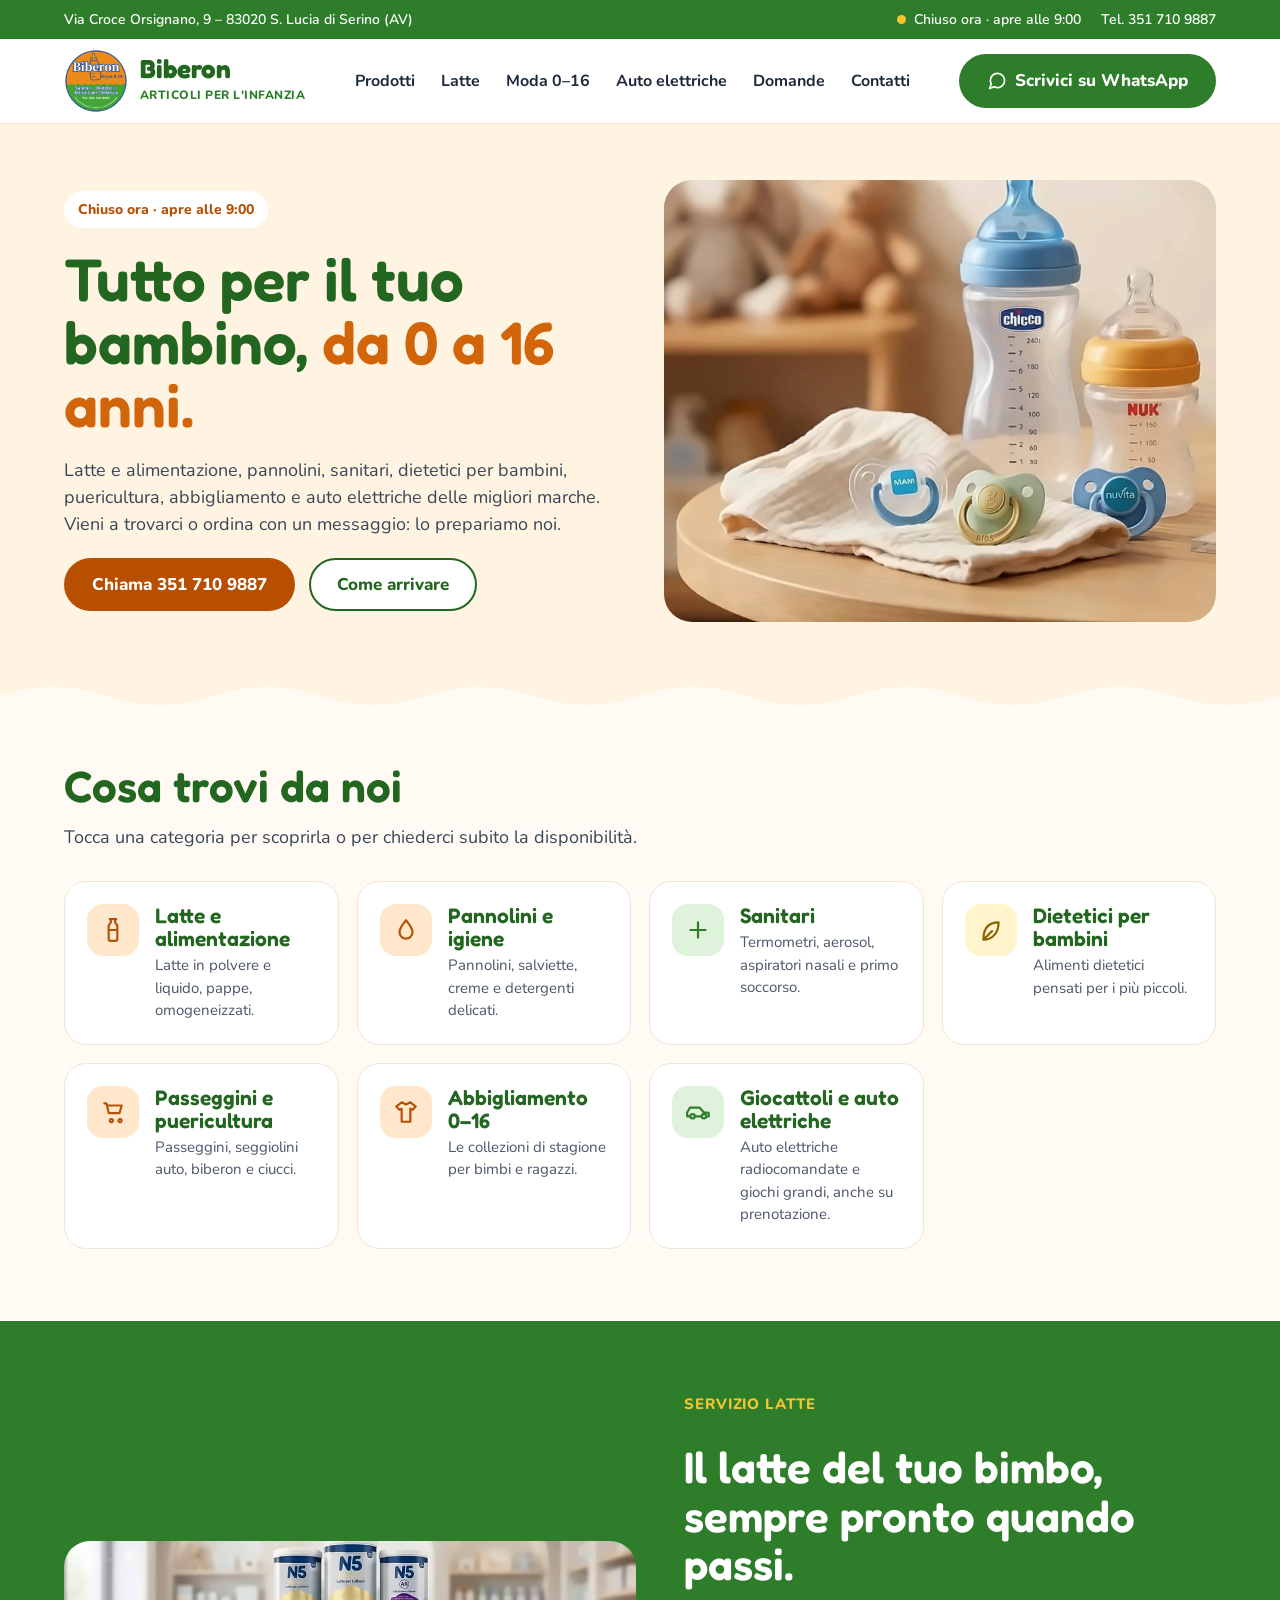
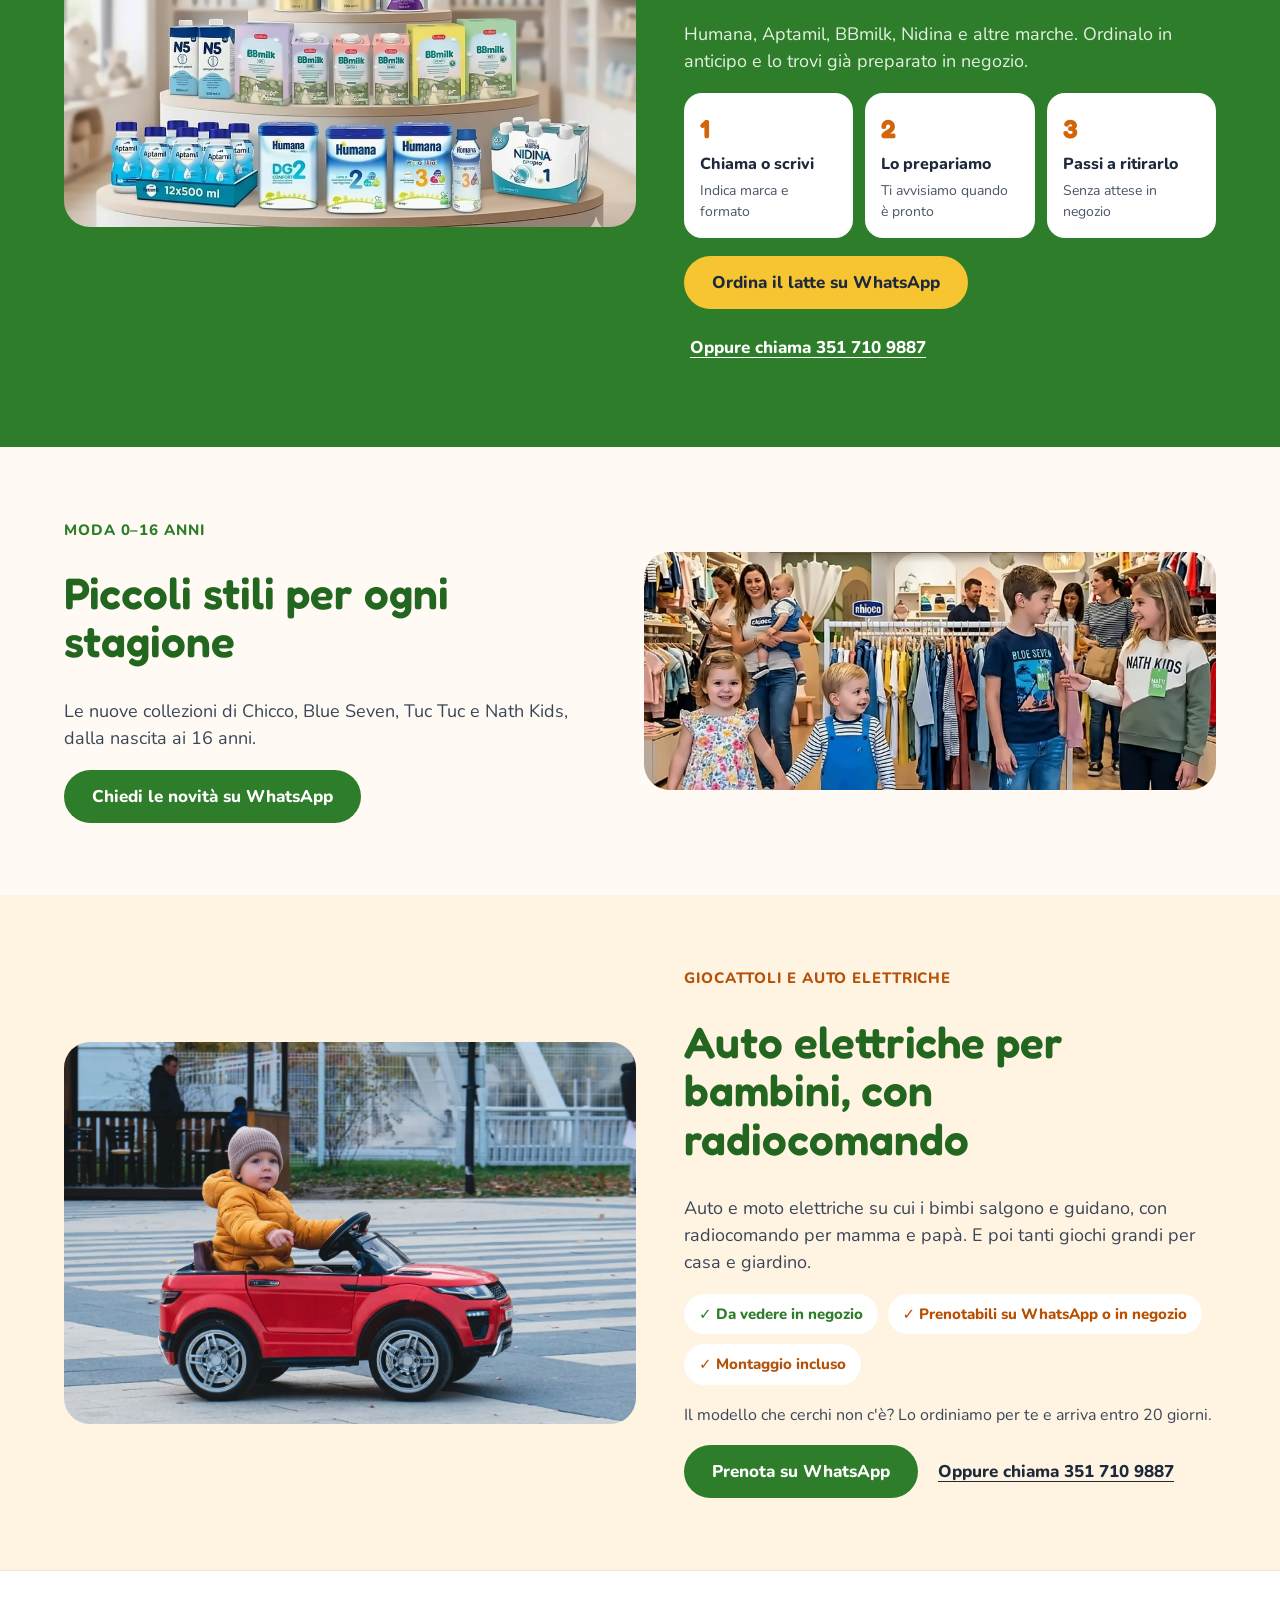
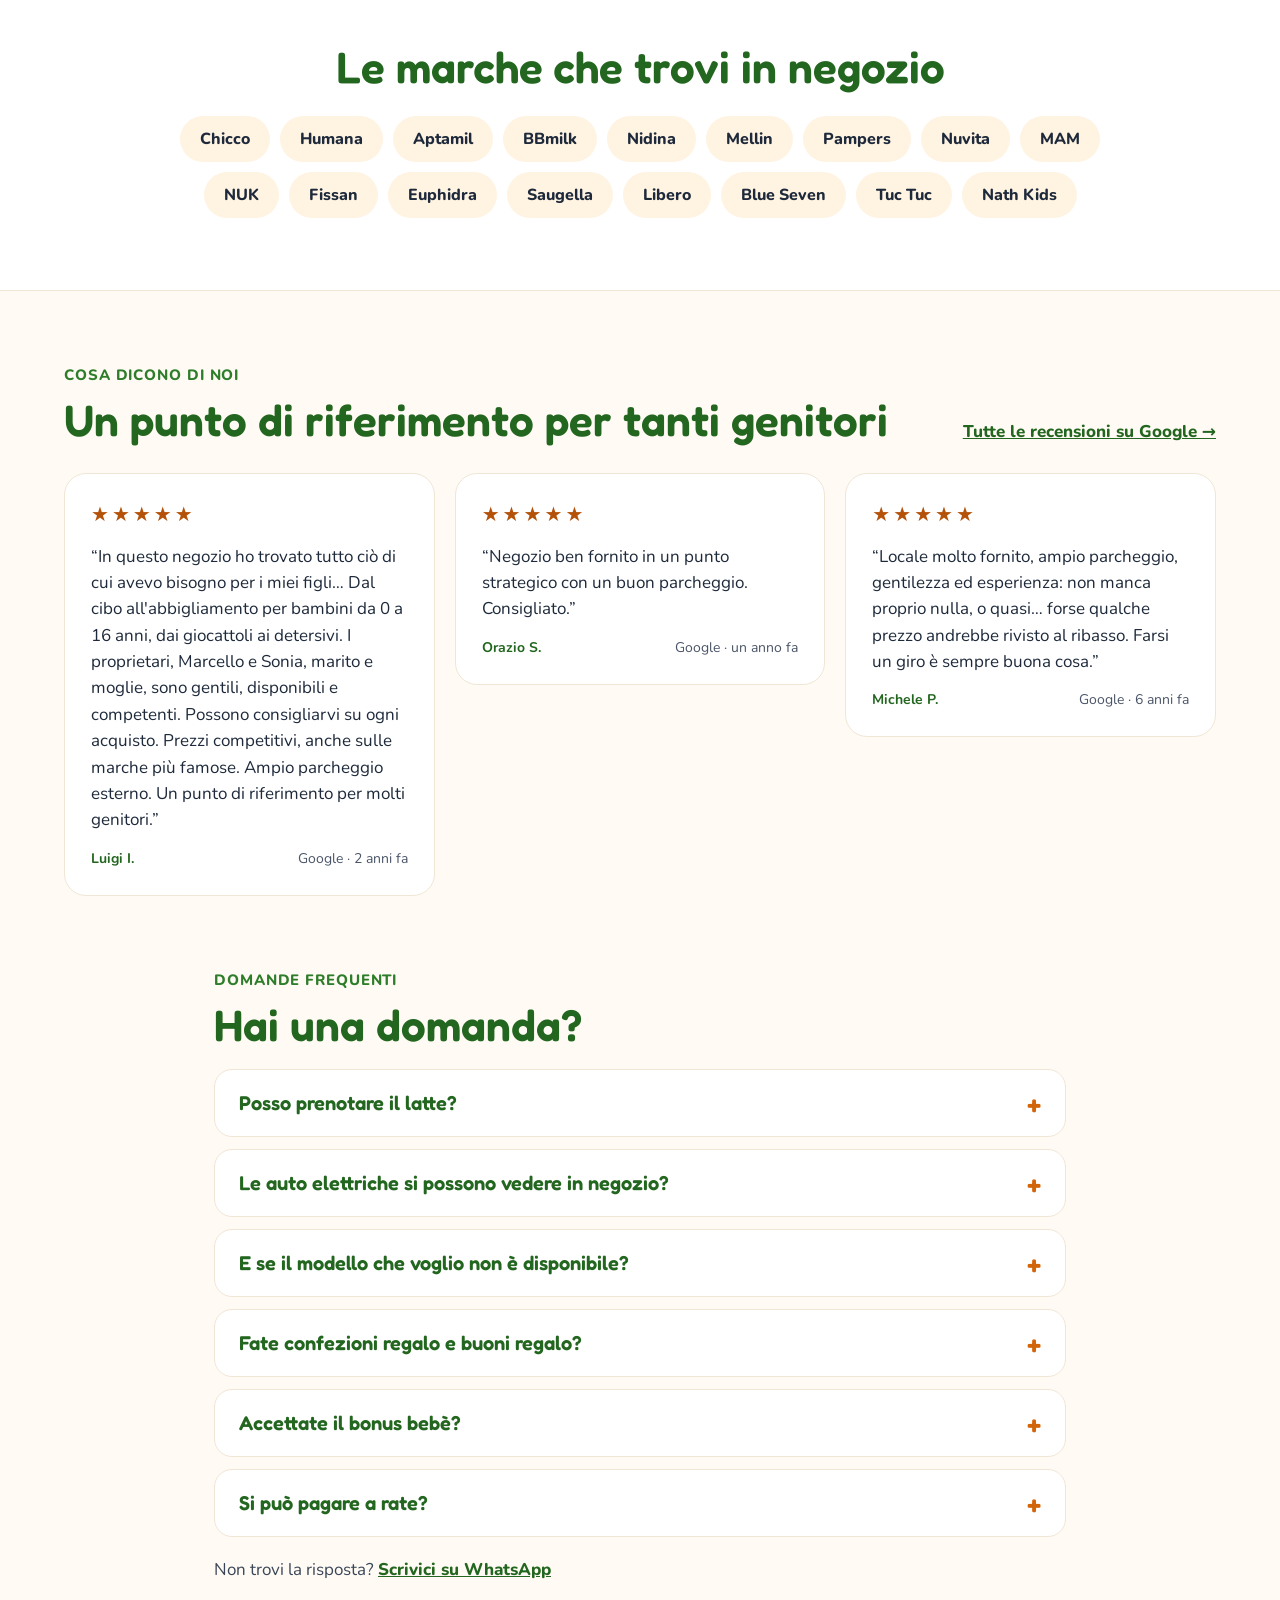
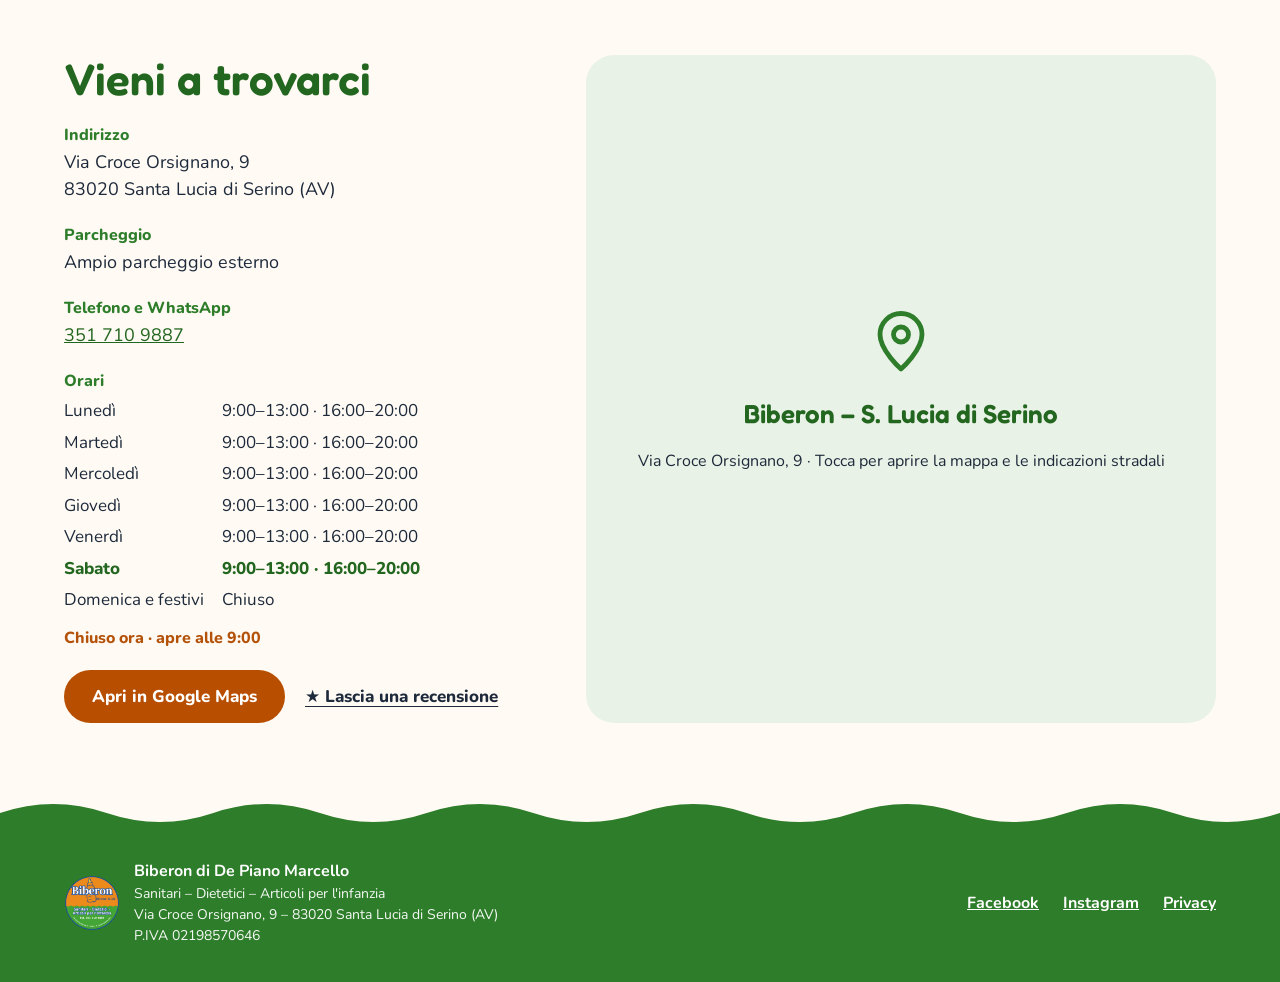
<file: index.html>
<!doctype html>
<html lang="it">
<head>
<meta charset="utf-8">
<meta name="viewport" content="width=device-width, initial-scale=1">
<title>Biberon – Articoli per l'infanzia a Santa Lucia di Serino (AV)</title>
<meta name="description" content="Biberon, negozio di articoli per l'infanzia a Santa Lucia di Serino (AV): latte e alimentazione, pannolini, sanitari, dietetici per bambini, passeggini, abbigliamento 0–16 anni e auto elettriche per bambini. Prenota su WhatsApp.">
<meta name="theme-color" content="#2E7D2A">
<link rel="icon" type="image/png" sizes="48x48" href="assets/img/favicon-48.png">
<link rel="apple-touch-icon" href="assets/img/apple-touch-icon.png">
<meta property="og:type" content="website">
<meta property="og:locale" content="it_IT">
<meta property="og:title" content="Biberon – Articoli per l'infanzia a Santa Lucia di Serino">
<meta property="og:description" content="Latte, pannolini, sanitari, dietetici per bambini, abbigliamento 0–16 e auto elettriche. Prenota su WhatsApp al 351 710 9887.">
<meta property="og:image" content="https://www.biberonserino.it/assets/img/og-image.jpg">
<meta property="og:url" content="https://www.biberonserino.it/">
<link rel="canonical" href="https://www.biberonserino.it/">
<link rel="preconnect" href="https://fonts.googleapis.com">
<link rel="preconnect" href="https://fonts.gstatic.com" crossorigin>
<link href="https://fonts.googleapis.com/css2?family=Fredoka:wght@500;600;700&family=Nunito:wght@400;600;700;800&display=swap" rel="stylesheet">
<link rel="stylesheet" href="assets/css/style.css">
<script type="application/ld+json">
{
  "@context": "https://schema.org",
  "@type": "Store",
  "name": "Biberon",
  "legalName": "Biberon di De Piano Marcello",
  "description": "Sanitari, dietetici e articoli per l'infanzia: latte e alimentazione, pannolini, puericultura, abbigliamento 0–16 anni, giocattoli e auto elettriche per bambini.",
  "image": "https://www.biberonserino.it/assets/img/og-image.jpg",
  "url": "https://www.biberonserino.it/",
  "logo": "https://www.biberonserino.it/assets/img/logo-512.png",
  "telephone": "+39 351 710 9887",
  "address": {
    "@type": "PostalAddress",
    "streetAddress": "Via Croce Orsignano, 9",
    "postalCode": "83020",
    "addressLocality": "Santa Lucia di Serino",
    "addressRegion": "AV",
    "addressCountry": "IT"
  },
  "openingHoursSpecification": [
    { "@type": "OpeningHoursSpecification", "dayOfWeek": ["Monday","Tuesday","Wednesday","Thursday","Friday","Saturday"], "opens": "09:00", "closes": "13:00" },
    { "@type": "OpeningHoursSpecification", "dayOfWeek": ["Monday","Tuesday","Wednesday","Thursday","Friday","Saturday"], "opens": "16:00", "closes": "20:00" }
  ],
  "hasMap": "https://www.google.com/maps/search/?api=1&query=Biberon+Santa+Lucia+di+Serino&query_place_id=ChIJO9S-EInROxMRZ987CJPyE4Y",
  "sameAs": [
    "https://www.facebook.com/share/1CVsDsDhA8/",
    "https://www.instagram.com/b.i.b.e.r.o.n"
  ]
}
</script>
</head>
<body>
<a class="salta" href="#contenuto">Vai al contenuto</a>

<!-- ================= BARRA IN ALTO ================= -->
<div class="topbar">
  <div class="contenitore">
    <span>Via Croce Orsignano, 9 – 83020 S. Lucia di Serino (AV)</span>
    <span style="display:flex;flex-wrap:wrap;gap:6px 20px">
      <span class="stato" data-stato><span class="stato__punto" aria-hidden="true"></span><span data-stato-testo>Lun–Sab 9–13 / 16–20</span></span>
      <a href="tel:+393517109887">Tel. 351 710 9887</a>
    </span>
  </div>
</div>

<!-- ================= INTESTAZIONE E MENU ================= -->
<header class="header">
  <div class="contenitore">
    <a class="marchio" href="#inizio" aria-label="Biberon, torna all'inizio">
      <img src="assets/img/logo-192.png" alt="" width="64" height="64">
      <span><span class="marchio__nome">Biberon</span><span class="marchio__sotto">ARTICOLI PER L'INFANZIA</span></span>
    </a>
    <nav class="menu" id="menu" aria-label="Menu principale">
      <a href="#prodotti">Prodotti</a>
      <a href="#latte">Latte</a>
      <a href="#moda">Moda 0–16</a>
      <a href="#giocattoli">Auto elettriche</a>
      <a href="#domande">Domande</a>
      <a href="#contatti">Contatti</a>
    </nav>
    <a class="btn btn--verde header__wa" href="https://wa.me/393517109887?text=Ciao!%20Vorrei%20un%27informazione" target="_blank" rel="noopener">
      <svg viewBox="0 0 24 24" fill="none" stroke="currentColor" stroke-width="2" stroke-linecap="round" stroke-linejoin="round" aria-hidden="true"><path d="M21 11.5a8.4 8.4 0 0 1-12.4 7.4L3 21l2.1-5.4A8.5 8.5 0 1 1 21 11.5z"/></svg>
      Scrivici su WhatsApp
    </a>
    <button class="menu-btn" type="button" aria-label="Apri il menu" aria-expanded="false" aria-controls="menu">
      <svg viewBox="0 0 24 24" fill="none" stroke="currentColor" stroke-width="2.2" stroke-linecap="round" aria-hidden="true"><path d="M4 7h16M4 12h16M4 17h16"/></svg>
    </button>
  </div>
</header>

<main id="contenuto">

<!-- ================= APERTURA ================= -->
<section class="hero" id="inizio">
  <div class="contenitore">
    <div class="hero__testo">
      <span class="badge stato-badge" data-stato><span data-stato-testo>Santa Lucia di Serino (AV)</span></span>
      <h1>Tutto per il tuo bambino, <span>da 0 a 16 anni.</span></h1>
      <p class="testo-grande">Latte e alimentazione, pannolini, sanitari, dietetici per bambini, puericultura, abbigliamento e auto elettriche delle migliori marche. Vieni a trovarci o ordina con un messaggio: lo prepariamo noi.</p>
      <div class="pulsanti">
        <a class="btn btn--blu" href="tel:+393517109887">Chiama 351 710 9887</a>
        <a class="btn btn--bordo" href="https://www.google.com/maps/search/?api=1&amp;query=Biberon+Santa+Lucia+di+Serino&amp;query_place_id=ChIJO9S-EInROxMRZ987CJPyE4Y" target="_blank" rel="noopener">Come arrivare</a>
      </div>
    </div>
    <div class="hero__img">
      <picture>
        <source srcset="assets/img/biberon-ciucci.webp" type="image/webp">
        <img src="assets/img/biberon-ciucci.jpg" alt="Biberon, ciucci e una copertina su un tavolino" width="1460" height="1356">
      </picture>
    </div>
  </div>
  <svg class="onda" viewBox="0 0 1440 36" preserveAspectRatio="none" aria-hidden="true"><path d="M0 18 Q60 0 120 18 T240 18 T360 18 T480 18 T600 18 T720 18 T840 18 T960 18 T1080 18 T1200 18 T1320 18 T1440 18 V36 H0Z" fill="#FFFBF4"/></svg>
</section>

<!-- ================= CATEGORIE ================= -->
<section class="sezione" id="prodotti" style="padding-top:48px">
  <div class="contenitore">
    <h2 class="titolo-sezione">Cosa trovi da noi</h2>
    <p class="testo-grande">Tocca una categoria per scoprirla o per chiederci subito la disponibilità.</p>
    <div class="categorie">
      <a class="cat" href="#latte">
        <span class="cat__icona i-arancio"><svg viewBox="0 0 24 24" fill="none" stroke="currentColor" stroke-width="2" stroke-linecap="round" stroke-linejoin="round" aria-hidden="true"><path d="M9 2h6M10 2v3l-2 3v12a2 2 0 0 0 2 2h4a2 2 0 0 0 2-2V8l-2-3V2M8 12h8"/></svg></span>
        <span><h3>Latte e alimentazione</h3><p>Latte in polvere e liquido, pappe, omogeneizzati.</p></span>
      </a>
      <a class="cat" href="https://wa.me/393517109887?text=Ciao!%20Vorrei%20sapere%20se%20avete%20disponibili%20questi%20pannolini%3A%20" target="_blank" rel="noopener">
        <span class="cat__icona i-blu"><svg viewBox="0 0 24 24" fill="none" stroke="currentColor" stroke-width="2" stroke-linecap="round" stroke-linejoin="round" aria-hidden="true"><path d="M12 3c3 4 6 7 6 11a6 6 0 0 1-12 0c0-4 3-7 6-11z"/></svg></span>
        <span><h3>Pannolini e igiene</h3><p>Pannolini, salviette, creme e detergenti delicati.</p></span>
      </a>
      <a class="cat" href="https://wa.me/393517109887?text=Ciao!%20Vorrei%20un%27informazione%20sui%20prodotti%20sanitari%3A%20" target="_blank" rel="noopener">
        <span class="cat__icona i-verde"><svg viewBox="0 0 24 24" fill="none" stroke="currentColor" stroke-width="2" stroke-linecap="round" stroke-linejoin="round" aria-hidden="true"><path d="M12 5v14M5 12h14"/></svg></span>
        <span><h3>Sanitari</h3><p>Termometri, aerosol, aspiratori nasali e primo soccorso.</p></span>
      </a>
      <a class="cat" href="https://wa.me/393517109887?text=Ciao!%20Vorrei%20un%27informazione%20sui%20prodotti%20dietetici%20per%20bambini%3A%20" target="_blank" rel="noopener">
        <span class="cat__icona i-giallo"><svg viewBox="0 0 24 24" fill="none" stroke="currentColor" stroke-width="2" stroke-linecap="round" stroke-linejoin="round" aria-hidden="true"><path d="M5 21c8 0 14-6 14-16C9 5 5 11 5 21zM5 21l8-8"/></svg></span>
        <span><h3>Dietetici per bambini</h3><p>Alimenti dietetici pensati per i più piccoli.</p></span>
      </a>
      <a class="cat" href="https://wa.me/393517109887?text=Ciao!%20Vorrei%20un%27informazione%20su%20passeggini%20e%20puericultura%3A%20" target="_blank" rel="noopener">
        <span class="cat__icona i-arancio"><svg viewBox="0 0 24 24" fill="none" stroke="currentColor" stroke-width="2" stroke-linecap="round" stroke-linejoin="round" aria-hidden="true"><path d="M4 4h2l2 9h10l2-7H7M9 20a1.5 1.5 0 1 0 0-.1M17 20a1.5 1.5 0 1 0 0-.1"/></svg></span>
        <span><h3>Passeggini e puericultura</h3><p>Passeggini, seggiolini auto, biberon e ciucci.</p></span>
      </a>
      <a class="cat" href="#moda">
        <span class="cat__icona i-blu"><svg viewBox="0 0 24 24" fill="none" stroke="currentColor" stroke-width="2" stroke-linecap="round" stroke-linejoin="round" aria-hidden="true"><path d="M8 3l4 2 4-2 5 4-3 3-2-1v12H8V9L6 10 3 7z"/></svg></span>
        <span><h3>Abbigliamento 0–16</h3><p>Le collezioni di stagione per bimbi e ragazzi.</p></span>
      </a>
      <a class="cat" href="#giocattoli">
        <span class="cat__icona i-verde"><svg viewBox="0 0 24 24" fill="none" stroke="currentColor" stroke-width="2" stroke-linecap="round" stroke-linejoin="round" aria-hidden="true"><path d="M2 16v-3.5l2.5-4.5h9l4 4.5H21a1 1 0 0 1 1 1V16h-2M2 16h2.5M9.5 16h6M7 18a2 2 0 1 0 0-4 2 2 0 0 0 0 4zM17.5 18a2 2 0 1 0 0-4 2 2 0 0 0 0 4z"/></svg></span>
        <span><h3>Giocattoli e auto elettriche</h3><p>Auto elettriche radiocomandate e giochi grandi, anche su prenotazione.</p></span>
      </a>
    </div>
  </div>
</section>

<!-- ================= LATTE ================= -->
<section class="sezione latte" id="latte">
  <div class="contenitore split">
    <div class="split__img">
      <picture>
        <source srcset="assets/img/latte.webp" type="image/webp">
        <img src="assets/img/latte.jpg" alt="Confezioni di latte per neonati sugli scaffali" width="2048" height="1030" loading="lazy">
      </picture>
    </div>
    <div class="split__testo">
      <span class="etichetta etichetta--giallo">Servizio latte</span>
      <h2 class="titolo-sezione">Il latte del tuo bimbo, sempre pronto quando passi.</h2>
      <p class="testo-grande">Humana, Aptamil, BBmilk, Nidina e altre marche. Ordinalo in anticipo e lo trovi già preparato in negozio.</p>
      <div class="passi">
        <div class="passo"><span class="passo__n">1</span><strong>Chiama o scrivi</strong><span>Indica marca e formato</span></div>
        <div class="passo"><span class="passo__n">2</span><strong>Lo prepariamo</strong><span>Ti avvisiamo quando è pronto</span></div>
        <div class="passo"><span class="passo__n">3</span><strong>Passi a ritirarlo</strong><span>Senza attese in negozio</span></div>
      </div>
      <div class="pulsanti">
        <a class="btn btn--giallo" href="https://wa.me/393517109887?text=Ciao!%20Vorrei%20ordinare%20del%20latte%3A%20marca%20e%20formato%20" target="_blank" rel="noopener">Ordina il latte su WhatsApp</a>
        <a class="btn btn--link" href="tel:+393517109887">Oppure chiama 351 710 9887</a>
      </div>
    </div>
  </div>
</section>

<!-- ================= MODA ================= -->
<section class="sezione moda" id="moda">
  <div class="contenitore split">
    <div class="split__testo">
      <span class="etichetta">Moda 0–16 anni</span>
      <h2 class="titolo-sezione">Piccoli stili per ogni stagione</h2>
      <p class="testo-grande">Le nuove collezioni di Chicco, Blue Seven, Tuc Tuc e Nath Kids, dalla nascita ai 16 anni.</p>
      <a class="btn btn--verde" href="https://wa.me/393517109887?text=Ciao!%20Vorrei%20informazioni%20sulle%20nuove%20collezioni%20di%20abbigliamento" target="_blank" rel="noopener">Chiedi le novità su WhatsApp</a>
    </div>
    <div class="split__img">
      <picture>
        <source srcset="assets/img/moda.webp" type="image/webp">
        <img src="assets/img/moda.jpg" alt="Bambini nel reparto abbigliamento del negozio" width="1700" height="706" loading="lazy">
      </picture>
    </div>
  </div>
</section>

<!-- ================= GIOCATTOLI E AUTO ELETTRICHE ================= -->
<section class="sezione giocattoli" id="giocattoli">
  <div class="contenitore split split--inverso">
    <div class="split__img">
      <picture>
        <source media="(max-width: 700px)" srcset="assets/img/auto-elettrica-fronte.webp" type="image/webp">
        <source media="(max-width: 700px)" srcset="assets/img/auto-elettrica-fronte.jpg">
        <source srcset="assets/img/auto-elettrica.webp" type="image/webp">
        <img src="assets/img/auto-elettrica.jpg" alt="Bambino alla guida di un'auto elettrica rossa" width="1469" height="999" loading="lazy">
      </picture>
    </div>
    <div class="split__testo">
      <span class="etichetta etichetta--arancio">Giocattoli e auto elettriche</span>
      <h2 class="titolo-sezione">Auto elettriche per bambini, con radiocomando</h2>
      <p class="testo-grande">Auto e moto elettriche su cui i bimbi salgono e guidano, con radiocomando per mamma e papà. E poi tanti giochi grandi per casa e giardino.</p>
      <div class="chip-riga">
        <span class="chip">✓ Da vedere in negozio</span>
        <span class="chip chip--blu">✓ Prenotabili su WhatsApp o in negozio</span>
        <span class="chip chip--arancio">✓ Montaggio incluso</span>
      </div>
      <p class="testo-grande" style="font-size:16px">Il modello che cerchi non c'è? Lo ordiniamo per te e arriva entro 20 giorni.</p>
      <div class="pulsanti">
        <a class="btn btn--verde" href="https://wa.me/393517109887?text=Ciao!%20Vorrei%20informazioni%20o%20prenotare%20un%27auto%20elettrica%20per%20bambini" target="_blank" rel="noopener">Prenota su WhatsApp</a>
        <a class="btn btn--link" href="tel:+393517109887">Oppure chiama 351 710 9887</a>
      </div>
    </div>
  </div>
</section>

<!-- ================= MARCHE ================= -->
<section class="sezione marche" aria-labelledby="titolo-marche">
  <div class="contenitore">
    <h2 class="titolo-sezione" id="titolo-marche">Le marche che trovi in negozio</h2>
    <div class="chip-riga">
      <span class="chip">Chicco</span><span class="chip">Humana</span><span class="chip">Aptamil</span><span class="chip">BBmilk</span>
      <span class="chip">Nidina</span><span class="chip">Mellin</span><span class="chip">Pampers</span><span class="chip">Nuvita</span>
      <span class="chip">MAM</span><span class="chip">NUK</span><span class="chip">Fissan</span><span class="chip">Euphidra</span>
      <span class="chip">Saugella</span><span class="chip">Libero</span><span class="chip">Blue Seven</span><span class="chip">Tuc Tuc</span>
      <span class="chip">Nath Kids</span>
    </div>
  </div>
</section>

<!-- ================= RECENSIONI ================= -->
<section class="sezione" id="recensioni" style="padding-bottom:0">
  <div class="contenitore">
    <div class="rec-testa">
      <div>
        <span class="etichetta">Cosa dicono di noi</span>
        <h2 class="titolo-sezione" style="margin:0">Un punto di riferimento per tanti genitori</h2>
      </div>
      <a href="https://www.google.com/maps/search/?api=1&amp;query=Biberon+Santa+Lucia+di+Serino&amp;query_place_id=ChIJO9S-EInROxMRZ987CJPyE4Y" target="_blank" rel="noopener" style="font-weight:800;font-size:17px">Tutte le recensioni su Google →</a>
    </div>
    <div class="recensioni">
      <figure class="rec">
        <span class="rec__stelle" role="img" aria-label="5 stelle su 5">★★★★★</span>
        <blockquote>“In questo negozio ho trovato tutto ciò di cui avevo bisogno per i miei figli… Dal cibo all'abbigliamento per bambini da 0 a 16 anni, dai giocattoli ai detersivi. I proprietari, Marcello e Sonia, marito e moglie, sono gentili, disponibili e competenti. Possono consigliarvi su ogni acquisto. Prezzi competitivi, anche sulle marche più famose. Ampio parcheggio esterno. Un punto di riferimento per molti genitori.”</blockquote>
        <figcaption><strong>Luigi I.</strong><span>Google · 2 anni fa</span></figcaption>
      </figure>
      <figure class="rec">
        <span class="rec__stelle" role="img" aria-label="5 stelle su 5">★★★★★</span>
        <blockquote>“Negozio ben fornito in un punto strategico con un buon parcheggio. Consigliato.”</blockquote>
        <figcaption><strong>Orazio S.</strong><span>Google · un anno fa</span></figcaption>
      </figure>
      <figure class="rec">
        <span class="rec__stelle" role="img" aria-label="5 stelle su 5">★★★★★</span>
        <blockquote>“Locale molto fornito, ampio parcheggio, gentilezza ed esperienza: non manca proprio nulla, o quasi… forse qualche prezzo andrebbe rivisto al ribasso. Farsi un giro è sempre buona cosa.”</blockquote>
        <figcaption><strong>Michele P.</strong><span>Google · 6 anni fa</span></figcaption>
      </figure>
    </div>
  </div>
</section>

<!-- ================= DOMANDE FREQUENTI =================
     Per aggiungere una domanda copia un blocco <details>…</details>
     e cambia il testo dentro <summary> (domanda) e <p> (risposta). -->
<section class="sezione" id="domande" style="padding-bottom:0">
  <div class="contenitore faq">
    <span class="etichetta">Domande frequenti</span>
    <h2 class="titolo-sezione">Hai una domanda?</h2>
    <div class="faq__lista">
      <details>
        <summary>Posso prenotare il latte?</summary>
        <p>Sì. Chiamaci o scrivici su WhatsApp indicando marca e formato: ti avvisiamo quando è pronto e passi a ritirarlo in negozio.</p>
      </details>
      <details>
        <summary>Le auto elettriche si possono vedere in negozio?</summary>
        <p>Sì, puoi vederle dal vivo in negozio (non è possibile provarle). Il montaggio è sempre incluso.</p>
      </details>
      <details>
        <summary>E se il modello che voglio non è disponibile?</summary>
        <p>Lo ordiniamo per te e arriva entro 20 giorni. Puoi prenotarlo in negozio o su WhatsApp.</p>
      </details>
      <details>
        <summary>Fate confezioni regalo e buoni regalo?</summary>
        <p>Sì, prepariamo confezioni regalo e puoi acquistare buoni regalo da usare in negozio.</p>
      </details>
      <details>
        <summary>Accettate il bonus bebè?</summary>
        <p>Sì, accettiamo il bonus bebè. Non accettiamo invece il bonus latte.</p>
      </details>
      <details>
        <summary>Si può pagare a rate?</summary>
        <p>No, al momento non è previsto il pagamento a rate.</p>
      </details>
    </div>
    <p class="faq__altro">Non trovi la risposta? <a href="https://wa.me/393517109887?text=Ciao!%20Vorrei%20un%27informazione" target="_blank" rel="noopener" style="font-weight:800">Scrivici su WhatsApp</a></p>
  </div>
</section>

<!-- ================= CONTATTI ================= -->
<section class="sezione" id="contatti">
  <div class="contenitore contatti">
    <div class="contatti__info">
      <h2 class="titolo-sezione" style="margin:0">Vieni a trovarci</h2>
      <div class="info"><span class="info__t">Indirizzo</span><span class="info__v">Via Croce Orsignano, 9<br>83020 Santa Lucia di Serino (AV)</span></div>
      <div class="info"><span class="info__t">Parcheggio</span><span class="info__v">Ampio parcheggio esterno</span></div>
      <div class="info"><span class="info__t">Telefono e WhatsApp</span><span class="info__v"><a href="tel:+393517109887">351 710 9887</a></span></div>
      <div class="info">
        <span class="info__t">Orari</span>
        <table class="orari">
          <tbody>
            <tr data-giorno="1"><td>Lunedì</td><td>9:00–13:00 · 16:00–20:00</td></tr>
            <tr data-giorno="2"><td>Martedì</td><td>9:00–13:00 · 16:00–20:00</td></tr>
            <tr data-giorno="3"><td>Mercoledì</td><td>9:00–13:00 · 16:00–20:00</td></tr>
            <tr data-giorno="4"><td>Giovedì</td><td>9:00–13:00 · 16:00–20:00</td></tr>
            <tr data-giorno="5"><td>Venerdì</td><td>9:00–13:00 · 16:00–20:00</td></tr>
            <tr data-giorno="6"><td>Sabato</td><td>9:00–13:00 · 16:00–20:00</td></tr>
            <tr data-giorno="0"><td>Domenica e festivi</td><td>Chiuso</td></tr>
          </tbody>
        </table>
        <span class="info__t" data-stato style="margin-top:8px"><span data-stato-testo></span></span>
      </div>
      <div class="pulsanti">
        <a class="btn btn--blu" href="https://www.google.com/maps/search/?api=1&amp;query=Biberon+Santa+Lucia+di+Serino&amp;query_place_id=ChIJO9S-EInROxMRZ987CJPyE4Y" target="_blank" rel="noopener">Apri in Google Maps</a>
        <a class="btn btn--link" href="https://search.google.com/local/writereview?placeid=ChIJO9S-EInROxMRZ987CJPyE4Y" target="_blank" rel="noopener">★ Lascia una recensione</a>
      </div>
    </div>
    <a class="mappa" href="https://www.google.com/maps/search/?api=1&amp;query=Biberon+Santa+Lucia+di+Serino&amp;query_place_id=ChIJO9S-EInROxMRZ987CJPyE4Y" target="_blank" rel="noopener">
      <svg viewBox="0 0 24 24" fill="none" stroke="currentColor" stroke-width="1.6" stroke-linecap="round" stroke-linejoin="round" aria-hidden="true"><path d="M12 21s-7-6.2-7-11.5a7 7 0 0 1 14 0C19 14.8 12 21 12 21z"/><circle cx="12" cy="9.5" r="2.5"/></svg>
      <strong>Biberon – S. Lucia di Serino</strong>
      <span>Via Croce Orsignano, 9 · Tocca per aprire la mappa e le indicazioni stradali</span>
    </a>
  </div>
</section>

</main>

<!-- ================= FOOTER ================= -->
<footer class="footer">
  <svg class="onda" viewBox="0 0 1440 36" preserveAspectRatio="none" aria-hidden="true"><path d="M0 18 Q60 0 120 18 T240 18 T360 18 T480 18 T600 18 T720 18 T840 18 T960 18 T1080 18 T1200 18 T1320 18 T1440 18 V36 H0Z" fill="#2E7D2A"/></svg>
  <div class="contenitore">
    <div class="footer__marchio">
      <img src="assets/img/logo-192.png" alt="" width="56" height="56" loading="lazy">
      <div>
        <strong>Biberon di De Piano Marcello</strong>
        <small>Sanitari – Dietetici – Articoli per l'infanzia</small>
        <small>Via Croce Orsignano, 9 – 83020 Santa Lucia di Serino (AV)</small>
        <small>P.IVA 02198570646</small>
      </div>
    </div>
    <div class="footer__link">
      <a href="https://www.facebook.com/share/1CVsDsDhA8/" target="_blank" rel="noopener">Facebook</a>
      <a href="https://www.instagram.com/b.i.b.e.r.o.n" target="_blank" rel="noopener">Instagram</a>
      <a href="privacy.html">Privacy</a>
    </div>
  </div>
</footer>

<!-- ================= BARRA FISSA (solo smartphone) ================= -->
<div class="barra-mobile">
  <a class="btn btn--blu" href="tel:+393517109887">Chiama</a>
  <a class="btn btn--verde" href="https://wa.me/393517109887?text=Ciao!%20Vorrei%20un%27informazione" target="_blank" rel="noopener">WhatsApp</a>
</div>

<script src="assets/js/main.js" defer></script>
</body>
</html>
</file>
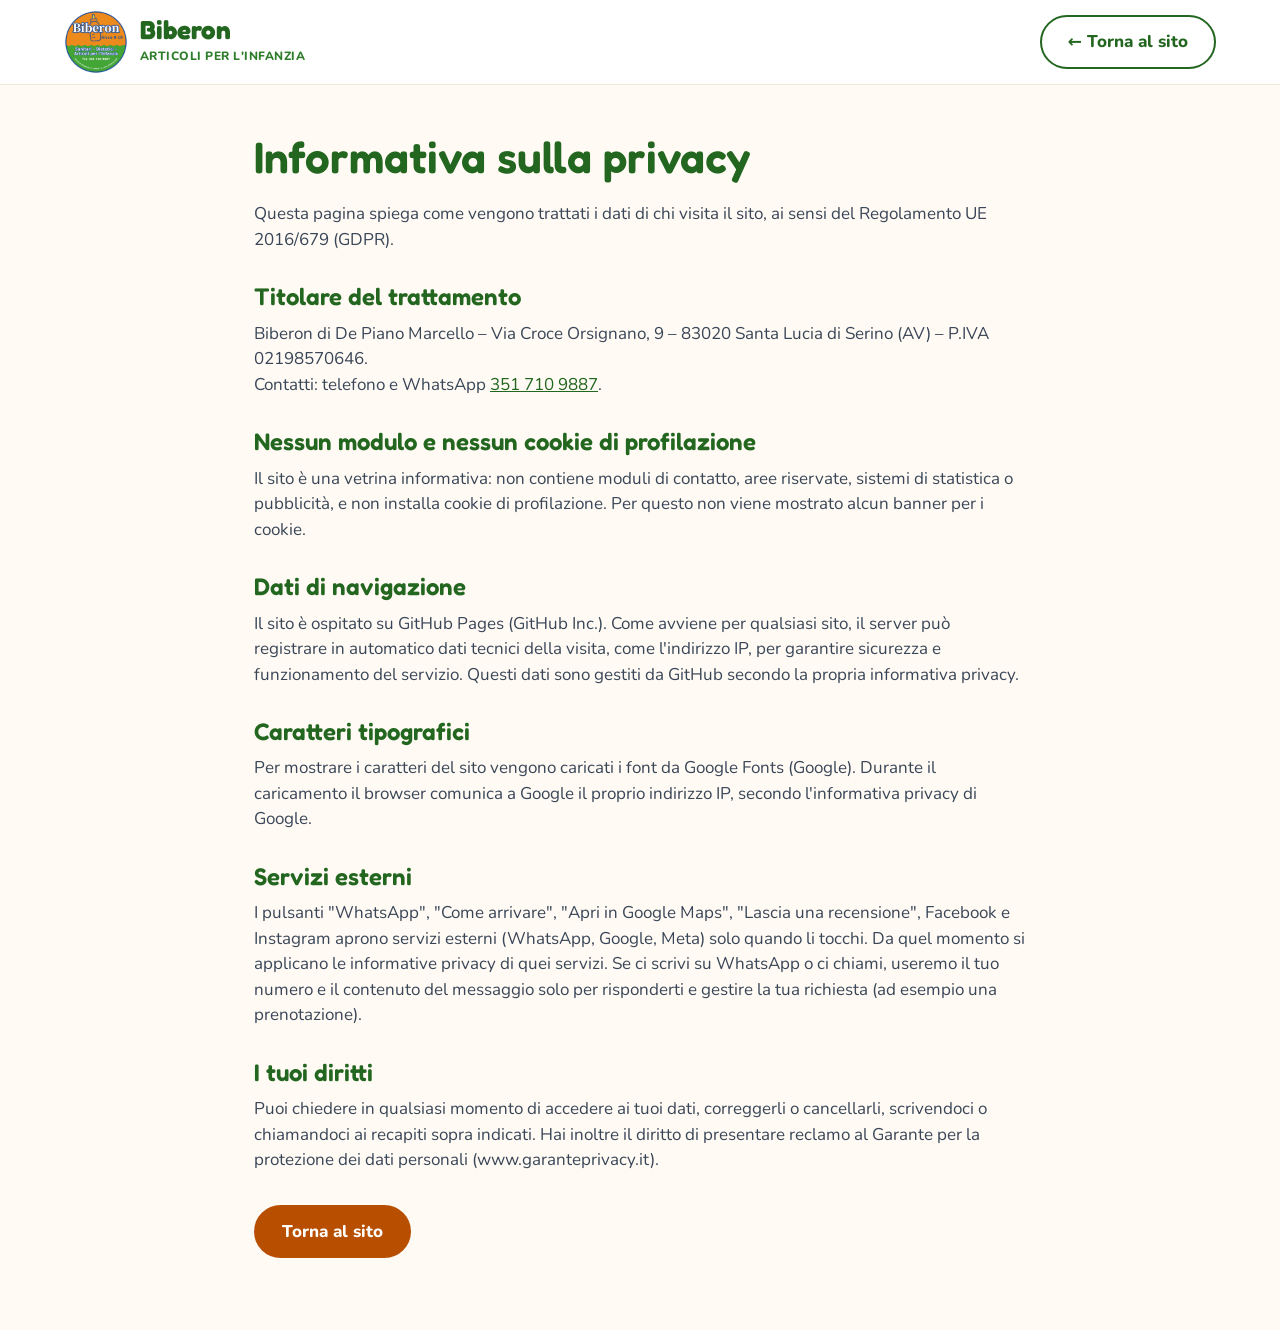
<file: privacy.html>
<!doctype html>
<html lang="it">
<head>
<meta charset="utf-8">
<meta name="viewport" content="width=device-width, initial-scale=1">
<title>Privacy – Biberon</title>
<meta name="robots" content="noindex">
<link rel="icon" type="image/png" sizes="48x48" href="assets/img/favicon-48.png">
<link rel="preconnect" href="https://fonts.googleapis.com">
<link rel="preconnect" href="https://fonts.gstatic.com" crossorigin>
<link href="https://fonts.googleapis.com/css2?family=Fredoka:wght@500;600;700&family=Nunito:wght@400;600;700;800&display=swap" rel="stylesheet">
<link rel="stylesheet" href="assets/css/style.css">
</head>
<body>
<header class="header">
  <div class="contenitore">
    <a class="marchio" href="index.html">
      <img src="assets/img/logo-192.png" alt="" width="64" height="64">
      <span><span class="marchio__nome">Biberon</span><span class="marchio__sotto">ARTICOLI PER L'INFANZIA</span></span>
    </a>
    <a class="btn btn--bordo" href="index.html">← Torna al sito</a>
  </div>
</header>

<main class="pagina">
  <h1>Informativa sulla privacy</h1>
  <p>Questa pagina spiega come vengono trattati i dati di chi visita il sito, ai sensi del Regolamento UE 2016/679 (GDPR).</p>

  <h2>Titolare del trattamento</h2>
  <p>Biberon di De Piano Marcello – Via Croce Orsignano, 9 – 83020 Santa Lucia di Serino (AV) – P.IVA 02198570646.<br>
  Contatti: telefono e WhatsApp <a href="tel:+393517109887">351 710 9887</a>.</p>

  <h2>Nessun modulo e nessun cookie di profilazione</h2>
  <p>Il sito è una vetrina informativa: non contiene moduli di contatto, aree riservate, sistemi di statistica o pubblicità, e non installa cookie di profilazione. Per questo non viene mostrato alcun banner per i cookie.</p>

  <h2>Dati di navigazione</h2>
  <p>Il sito è ospitato su GitHub Pages (GitHub Inc.). Come avviene per qualsiasi sito, il server può registrare in automatico dati tecnici della visita, come l'indirizzo IP, per garantire sicurezza e funzionamento del servizio. Questi dati sono gestiti da GitHub secondo la propria informativa privacy.</p>

  <h2>Caratteri tipografici</h2>
  <p>Per mostrare i caratteri del sito vengono caricati i font da Google Fonts (Google). Durante il caricamento il browser comunica a Google il proprio indirizzo IP, secondo l'informativa privacy di Google.</p>

  <h2>Servizi esterni</h2>
  <p>I pulsanti "WhatsApp", "Come arrivare", "Apri in Google Maps", "Lascia una recensione", Facebook e Instagram aprono servizi esterni (WhatsApp, Google, Meta) solo quando li tocchi. Da quel momento si applicano le informative privacy di quei servizi. Se ci scrivi su WhatsApp o ci chiami, useremo il tuo numero e il contenuto del messaggio solo per risponderti e gestire la tua richiesta (ad esempio una prenotazione).</p>

  <h2>I tuoi diritti</h2>
  <p>Puoi chiedere in qualsiasi momento di accedere ai tuoi dati, correggerli o cancellarli, scrivendoci o chiamandoci ai recapiti sopra indicati. Hai inoltre il diritto di presentare reclamo al Garante per la protezione dei dati personali (www.garanteprivacy.it).</p>

  <p style="margin-top:32px"><a class="btn btn--blu" href="index.html">Torna al sito</a></p>
</main>
</body>
</html>
</file>
<file: assets/css/style.css>
/* ============================================================
   Biberon – foglio di stile
   Colori presi dal logo. Per cambiarli modifica solo :root.
   ============================================================ */
:root {
  /* colore principale (titoli, link, bordi): verde scuro del logo */
  --blu: #23661F;
  --blu-scuro: #1A4F17;
  --verde: #2E7D2A;
  --verde-chiaro: #3FA535;
  --arancio: #D2650A;
  --arancio-scuro: #B4520A;
  --giallo: #F6C531;
  --crema: #FFFBF4;
  --pesca: #FFF3E2;
  --bordo: #F0E6D6;
  --testo: #1E2A3B;
  --testo-2: #3A4658;
  --testo-3: #4A5568;
  --bianco: #FFFFFF;
  --raggio: 22px;
  --max: 1200px;
  --font-titoli: 'Fredoka', 'Nunito', system-ui, sans-serif;
  --font-testo: 'Nunito', system-ui, -apple-system, 'Segoe UI', sans-serif;
}

*, *::before, *::after { box-sizing: border-box; }
html { scroll-behavior: smooth; scroll-padding-top: 96px; }
@media (prefers-reduced-motion: reduce) { html { scroll-behavior: auto; } }
body {
  margin: 0;
  font-family: var(--font-testo);
  color: var(--testo);
  background: var(--crema);
  line-height: 1.5;
  -webkit-font-smoothing: antialiased;
}
img { max-width: 100%; height: auto; display: block; }
a { color: var(--blu); }
a:hover { color: var(--blu-scuro); }
h1, h2, h3 { font-family: var(--font-titoli); font-weight: 600; color: var(--blu); margin: 0; line-height: 1.1; }
p { margin: 0; }
:focus-visible { outline: 3px solid var(--giallo); outline-offset: 3px; border-radius: 6px; }

.contenitore { max-width: var(--max); margin: 0 auto; padding: 0 24px; }
.sezione { padding: 72px 0; }
.etichetta { display: inline-block; font-weight: 800; font-size: 15px; letter-spacing: .06em; text-transform: uppercase; color: var(--verde); margin-bottom: 10px; }
.etichetta--arancio { color: var(--arancio-scuro); }
.etichetta--giallo { color: var(--giallo); }
.titolo-sezione { font-size: clamp(30px, 4vw, 44px); margin-bottom: 14px; }
.testo-grande { font-size: 18px; color: var(--testo-2); }
.salta { position: absolute; left: -999px; top: 8px; background: var(--blu); color: #fff; padding: 10px 16px; border-radius: 8px; z-index: 100; }
.salta:focus { left: 8px; }

/* ---------- Pulsanti ---------- */
.btn {
  display: inline-flex; align-items: center; justify-content: center; gap: 8px;
  min-height: 48px; padding: 12px 26px; border-radius: 999px;
  font-weight: 800; font-size: 17px; text-decoration: none; border: 2px solid transparent;
  transition: transform .15s ease, background-color .15s ease;
}
.btn:hover { transform: translateY(-1px); }
.btn svg { width: 20px; height: 20px; flex: none; }
.btn--blu { background: var(--blu); color: #fff; }
.btn--blu:hover { background: var(--blu-scuro); color: #fff; }
.btn--verde { background: var(--verde); color: #fff; }
.btn--verde:hover { background: #256622; color: #fff; }
.btn--giallo { background: var(--giallo); color: var(--testo); }
.btn--giallo:hover { background: #e9b81f; color: var(--testo); }
.btn--bordo { background: #fff; color: var(--blu); border-color: var(--blu); }
.btn--link { padding-left: 4px; padding-right: 4px; color: inherit; text-decoration: underline; text-underline-offset: 4px; }
.pulsanti { display: flex; flex-wrap: wrap; gap: 12px 14px; align-items: center; }

/* ---------- Barra in alto ---------- */
.topbar { background: var(--blu); color: #fff; font-size: 14px; font-weight: 600; }
.topbar .contenitore { display: flex; flex-wrap: wrap; gap: 6px 24px; justify-content: space-between; padding-top: 9px; padding-bottom: 9px; }
.topbar a { color: #fff; text-decoration: none; }
.stato { display: inline-flex; align-items: center; gap: 8px; }
.stato__punto { width: 9px; height: 9px; border-radius: 50%; background: var(--giallo); }
.stato.aperto .stato__punto { background: #7EE07A; }

/* ---------- Intestazione ---------- */
.header { position: sticky; top: 0; z-index: 50; background: rgba(255,255,255,.97); border-bottom: 1px solid var(--bordo); backdrop-filter: blur(6px); }
.header .contenitore { display: flex; align-items: center; justify-content: space-between; gap: 16px; padding-top: 10px; padding-bottom: 10px; }
.marchio { display: flex; align-items: center; gap: 12px; text-decoration: none; }
.marchio img { width: 64px; height: 64px; }
.marchio__nome { font-family: var(--font-titoli); font-weight: 700; font-size: 26px; color: var(--blu); line-height: 1; display: block; }
.marchio__sotto { font-size: 12px; font-weight: 800; color: var(--verde); letter-spacing: .04em; }
.menu { display: flex; align-items: center; gap: 4px 22px; }
.menu a { color: var(--testo); text-decoration: none; font-weight: 700; font-size: 16px; padding: 10px 2px; }
.menu a:hover { color: var(--blu); }
.menu-btn { display: none; width: 48px; height: 48px; border: 0; border-radius: 14px; background: var(--pesca); color: var(--blu); align-items: center; justify-content: center; cursor: pointer; }
.menu-btn svg { width: 26px; height: 26px; }
.header__wa { white-space: nowrap; }

@media (max-width: 1020px) {
  .header__wa { display: none; }
}
@media (max-width: 860px) {
  .menu-btn { display: inline-flex; }
  .menu {
    display: none; position: absolute; left: 0; right: 0; top: 100%;
    flex-direction: column; align-items: stretch; gap: 0;
    background: #fff; border-bottom: 1px solid var(--bordo); padding: 8px 16px 16px;
    box-shadow: 0 12px 24px rgba(30, 42, 59, .08);
  }
  .menu.aperto { display: flex; }
  .menu a { padding: 14px 8px; border-bottom: 1px solid var(--bordo); font-size: 18px; }
  .marchio img { width: 52px; height: 52px; }
  .marchio__nome { font-size: 24px; }
}

/* ---------- Apertura ---------- */
.hero { background: var(--pesca); }
.hero .contenitore { display: flex; flex-wrap: wrap; align-items: center; gap: 40px 48px; padding-top: 56px; padding-bottom: 56px; }
.hero__testo { flex: 1 1 420px; min-width: 0; display: flex; flex-direction: column; gap: 20px; align-items: flex-start; }
.hero h1 { font-size: clamp(38px, 5.4vw, 60px); line-height: 1.05; }
.hero h1 span { color: var(--arancio); }
.hero__img { flex: 1 1 420px; min-width: 0; }
.hero__img img { width: 100%; aspect-ratio: 5 / 4; object-fit: cover; border-radius: 28px; }
.badge { display: inline-flex; align-items: center; gap: 8px; background: #fff; font-weight: 800; font-size: 14px; padding: 8px 14px; border-radius: 999px; color: var(--verde); }
.stato-badge:not(.aperto) { color: var(--arancio-scuro); }
.onda { display: block; width: 100%; height: 36px; }

/* ---------- Categorie ---------- */
.categorie { display: grid; grid-template-columns: repeat(auto-fill, minmax(260px, 1fr)); gap: 18px; margin-top: 30px; }
.cat {
  display: flex; gap: 16px; align-items: flex-start; text-decoration: none; color: var(--testo);
  background: #fff; border: 1px solid var(--bordo); border-radius: var(--raggio); padding: 22px;
  transition: transform .15s ease, box-shadow .15s ease;
}
.cat:hover { transform: translateY(-2px); box-shadow: 0 10px 24px rgba(31, 78, 154, .08); color: var(--testo); }
.cat__icona { width: 52px; height: 52px; border-radius: 16px; display: flex; align-items: center; justify-content: center; flex: none; }
.cat__icona svg { width: 26px; height: 26px; }
.cat h3 { font-size: 21px; margin-bottom: 4px; }
.cat p { font-size: 15px; color: var(--testo-3); }
.i-arancio { background: #FFE7CC; color: var(--arancio-scuro); }
.i-blu { background: #DDEBFF; color: var(--blu); }
.i-verde { background: #DFF2DC; color: var(--verde); }
.i-giallo { background: #FFF4CC; color: #8A6400; }

/* ---------- Blocchi con immagine ---------- */
.split { display: flex; flex-wrap: wrap; align-items: center; gap: 40px 48px; }
.split--inverso { flex-wrap: wrap-reverse; }
.split__img { flex: 1 1 460px; min-width: 0; }
.split__img img { width: 100%; border-radius: 26px; object-fit: cover; }
.split__testo { flex: 1 1 420px; min-width: 0; display: flex; flex-direction: column; gap: 18px; align-items: flex-start; }

.latte { background: var(--blu); color: #fff; }
.latte h2 { color: #fff; }
.latte .testo-grande { color: #DCE6F7; }
.latte .split__img img { aspect-ratio: 2 / 1; }
.passi { display: grid; grid-template-columns: repeat(3, minmax(0, 1fr)); gap: 12px; width: 100%; }
.passo { background: #fff; color: var(--testo); border-radius: 18px; padding: 16px; display: flex; flex-direction: column; gap: 4px; }
.passo__n { font-family: var(--font-titoli); font-weight: 700; font-size: 26px; color: var(--arancio); }
.passo strong { font-weight: 800; }
.passo span:last-child { font-size: 14px; color: var(--testo-3); }
@media (max-width: 560px) { .passi { grid-template-columns: 1fr; } .passo { flex-direction: row; align-items: baseline; gap: 10px; flex-wrap: wrap; } }
.latte .btn--link { color: #fff; }

.moda .split__img img { aspect-ratio: 12 / 5; }
.giocattoli { background: var(--pesca); }
.giocattoli .split__img img { aspect-ratio: 3 / 2; }
/* su telefono la foto frontale si mostra intera, senza tagliare la testa del bimbo */
@media (max-width: 700px) {
  .giocattoli .split__img img { aspect-ratio: auto; object-fit: contain; }
}
.chip-riga { display: flex; flex-wrap: wrap; gap: 10px; }
.chip { background: #fff; font-weight: 800; font-size: 15px; padding: 9px 15px; border-radius: 999px; color: var(--verde); }
.chip--blu { color: var(--blu); }
.chip--arancio { color: var(--arancio-scuro); }

/* ---------- Marche ---------- */
.marche { background: #fff; border-top: 1px solid var(--bordo); border-bottom: 1px solid var(--bordo); text-align: center; }
.marche .chip-riga { justify-content: center; max-width: 960px; margin: 24px auto 0; }
.marche .chip { background: var(--pesca); color: var(--testo); font-size: 16px; padding: 11px 20px; }

/* ---------- Recensioni ---------- */
.rec-testa { display: flex; flex-wrap: wrap; justify-content: space-between; align-items: flex-end; gap: 12px 32px; margin-bottom: 28px; }
.recensioni { display: grid; grid-template-columns: repeat(auto-fit, minmax(300px, 1fr)); gap: 20px; align-items: start; }
.rec { margin: 0; background: #fff; border: 1px solid var(--bordo); border-radius: var(--raggio); padding: 26px; display: flex; flex-direction: column; gap: 14px; }
.rec__stelle { color: var(--arancio-scuro); font-size: 20px; letter-spacing: 3px; }
.rec blockquote { margin: 0; font-size: 17px; line-height: 1.55; }
.rec figcaption { display: flex; justify-content: space-between; gap: 12px; font-size: 14px; color: var(--testo-3); }
.rec figcaption strong { color: var(--blu); }

/* ---------- Domande frequenti ---------- */
.faq { max-width: 900px; }
.faq__lista { display: flex; flex-direction: column; gap: 12px; margin-top: 20px; }
.faq details { background: #fff; border: 1px solid var(--bordo); border-radius: 18px; padding: 0 24px; }
.faq summary {
  cursor: pointer; list-style: none; display: flex; justify-content: space-between; align-items: center; gap: 16px;
  font-family: var(--font-titoli); font-weight: 600; font-size: 20px; color: var(--blu); padding: 18px 0; min-height: 48px;
}
.faq summary::-webkit-details-marker { display: none; }
.faq summary::after { content: '+'; font-size: 28px; line-height: 1; color: var(--arancio); flex: none; transition: transform .2s ease; }
.faq details[open] summary::after { transform: rotate(45deg); }
.faq details p { padding: 0 0 20px; font-size: 17px; color: var(--testo-2); }
.faq__altro { margin-top: 20px; font-size: 17px; color: var(--testo-2); }

/* ---------- Contatti ---------- */
.contatti { display: flex; flex-wrap: wrap; gap: 32px; }
.contatti__info { flex: 1 1 380px; min-width: 0; display: flex; flex-direction: column; gap: 20px; align-items: flex-start; }
.info { display: flex; flex-direction: column; gap: 2px; }
.info__t { font-weight: 800; color: var(--verde); }
.info__v { font-size: 18px; }
.orari { border-collapse: collapse; font-size: 17px; }
.orari td { padding: 3px 18px 3px 0; }
.orari td:last-child { white-space: nowrap; padding-right: 0; }
@media (max-width: 420px) { .orari { font-size: 15px; } .orari td { padding-right: 12px; } }
.orari tr.oggi td { font-weight: 800; color: var(--blu); }
.info__t[data-stato]:not(.aperto) { color: var(--arancio-scuro); }
.mappa {
  flex: 1 1 520px; min-width: 0; min-height: 340px; border-radius: 28px; overflow: hidden; position: relative;
  background: #E9F2E6; display: flex; flex-direction: column; align-items: center; justify-content: center; gap: 16px; text-align: center; padding: 32px;
  text-decoration: none; color: var(--testo);
}
.mappa svg { width: 72px; height: 72px; color: var(--verde); }
.mappa strong { font-family: var(--font-titoli); font-size: 26px; color: var(--blu); font-weight: 600; }
.mappa:hover { color: var(--testo); background: #DFEEDB; }

/* ---------- Footer ---------- */
.footer { background: var(--verde); color: #fff; }
.footer .onda { background: var(--crema); }
.footer .contenitore { display: flex; flex-wrap: wrap; justify-content: space-between; align-items: center; gap: 20px; padding-top: 28px; padding-bottom: 36px; }
.footer a { color: #fff; font-weight: 700; }
.footer__marchio { display: flex; align-items: center; gap: 14px; }
.footer__marchio img { width: 56px; height: 56px; }
.footer__link { display: flex; flex-wrap: wrap; gap: 10px 24px; }
.footer small { display: block; font-size: 14px; opacity: .95; }

/* ---------- Barra fissa smartphone ---------- */
.barra-mobile { display: none; }
@media (max-width: 700px) {
  body { padding-bottom: 84px; }
  .barra-mobile {
    display: grid; grid-template-columns: 1fr 1fr; gap: 10px;
    position: fixed; left: 0; right: 0; bottom: 0; z-index: 60;
    background: #fff; border-top: 1px solid var(--bordo); padding: 10px 16px calc(10px + env(safe-area-inset-bottom));
  }
  .barra-mobile .btn { width: 100%; padding: 12px 8px; }
  .sezione { padding: 52px 0; }
  .contenitore { padding: 0 16px; }
}

/* ---------- Pagine semplici (privacy, 404) ---------- */
.pagina { max-width: 820px; margin: 0 auto; padding: 48px 24px 72px; }
.pagina h1 { font-size: clamp(32px, 5vw, 44px); margin-bottom: 20px; }
.pagina h2 { font-size: 24px; margin: 32px 0 10px; }
.pagina p, .pagina li { font-size: 17px; color: var(--testo-2); }
.pagina p + p { margin-top: 12px; }

/* ---------- Palette verde e arancio (dal logo) ---------- */
.topbar { background: #2E7D2A; }
.latte { background: #2E7D2A; }
.latte .testo-grande { color: #E3F2E1; }
.btn--blu { background: #B84E00; }
.btn--blu:hover { background: #9A4100; }
.i-blu { background: #FFE7CC; color: #B84E00; }
.chip--blu { color: #B84E00; }
</file>
